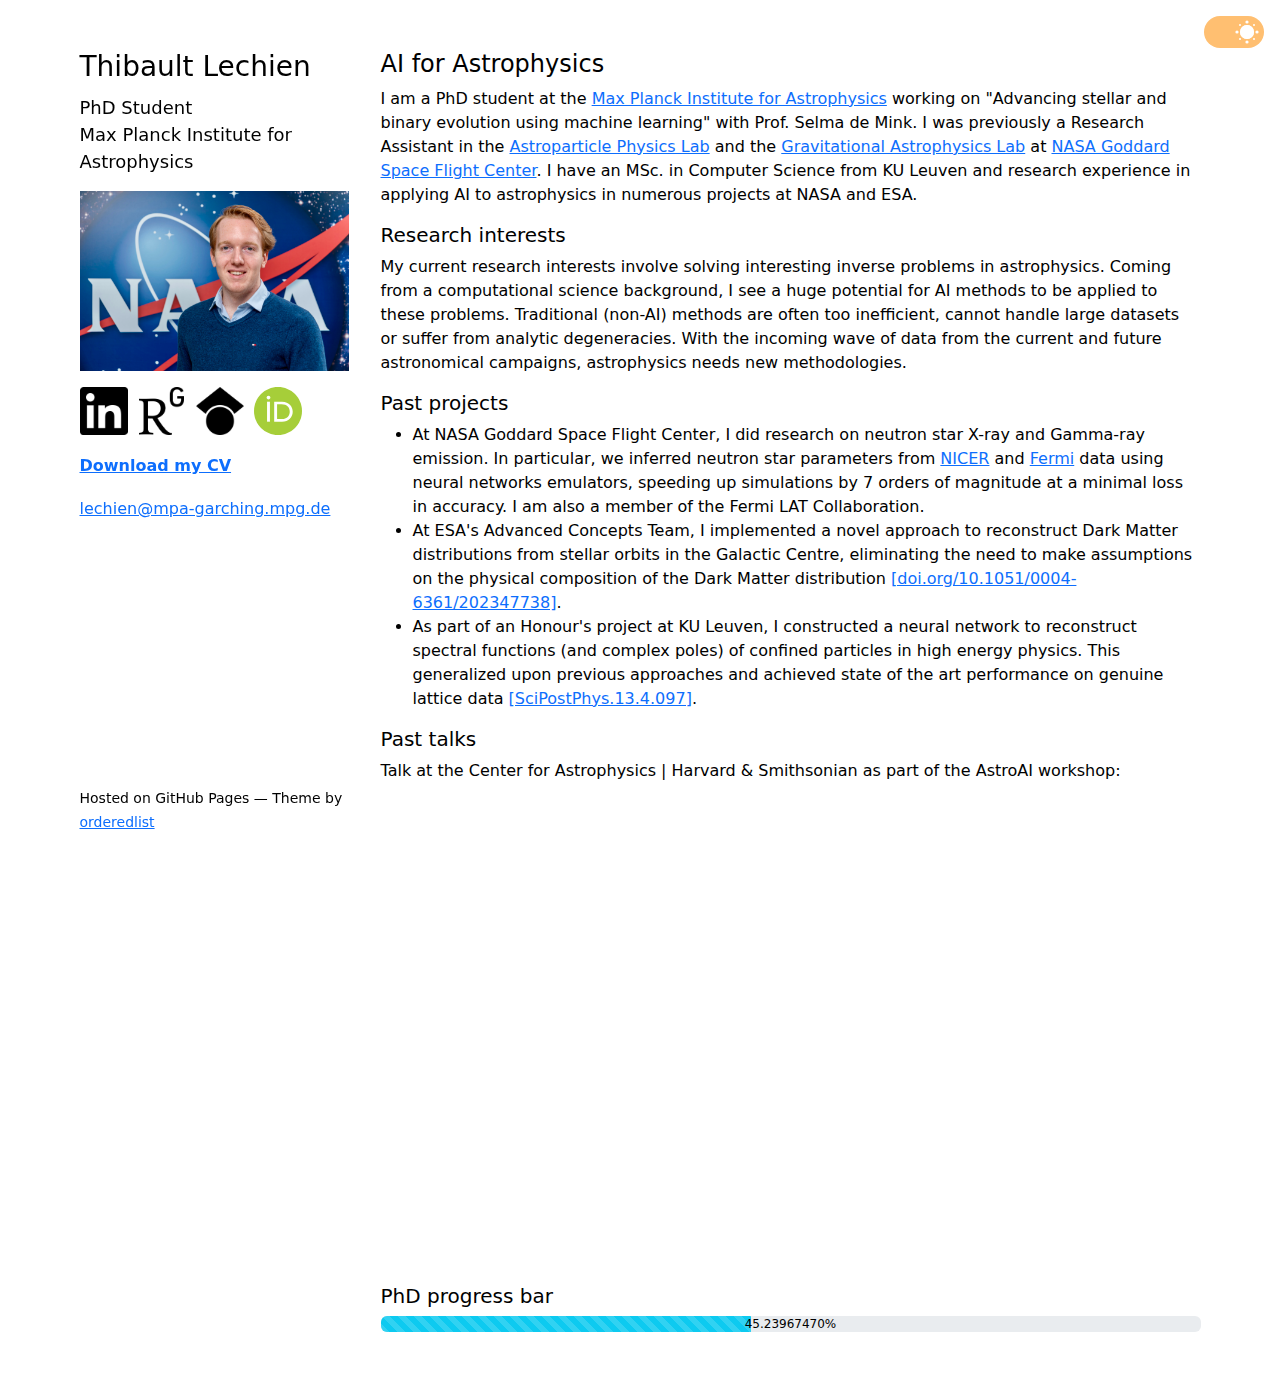
<file: index.html>
<!doctype html>
<html>

<head>
  <meta charset="utf-8">
  <meta http-equiv="X-UA-Compatible" content="chrome=1">
  <title>Thibault Lechien</title>
  <meta name="description" content="Personal website of Thibault Lechien. PhD Researcher at Max Planck Institute for Astrophysics | AI for Astrophysics.">

  <link rel="icon" href="/assets/galaxy.png">
  <link rel="icon" type="image/x-icon" href="/assets/galaxy.png">

  <link rel="stylesheet" href="stylesheets/styles.css">
  <link rel="stylesheet" href="stylesheets/pygment_trac.css">
  <meta name="viewport" content="width=device-width, initial-scale=1">

  <link href="https://cdn.jsdelivr.net/npm/bootstrap@5.3.3/dist/css/bootstrap.min.css" rel="stylesheet" integrity="sha384-QWTKZyjpPEjISv5WaRU9OFeRpok6YctnYmDr5pNlyT2bRjXh0JMhjY6hW+ALEwIH" crossorigin="anonymous">


  <style>
    /* Light theme (default) */
    :root {
      --background-color: #fff;
      --text-color: #000;
    }

    /* Dark theme */
    [data-theme="dark"] {
      --background-color: #1f1f1f;
      --text-color: #fff;
    }

    body {
      background-color: var(--background-color);
      color: var(--text-color);
    }

    header h1, header p, section h1, section h2, section p {
      color: var(--text-color);
    }

    /* Theme switch styles */
    .theme-switch-wrapper {
      position: fixed;
      top: 1rem;
      right: 1rem;
      z-index: 100;
    }

    :root {
      --toggleHeight: 2em;
      --toggleWidth: 3.75em;
      --toggleBtnRadius: 1.25em;
      --bgColor--night: #423966;
      --mooncolor: #D9FBFF;
      --bgColor--day: #9ee3fb;
    }

    .tdnn {
      margin: 0 auto;
      font-size: 100%;
      position: relative;
      height: var(--toggleHeight);
      width: var(--toggleWidth);
      border-radius: var(--toggleHeight);
      transition: all 500ms ease-in-out;
      background: var(--bgColor--night);
      cursor: pointer;
    }

    .day {
      background: #FFBF71;
    }

    .moon {
      position: absolute;
      display: block;
      border-radius: 50%;
      transition: all 400ms ease-in-out;
      top: 0.375em;
      left: 0.375em;
      transform: rotate(-75deg);
      width: var(--toggleBtnRadius);
      height: var(--toggleBtnRadius);
      background: var(--bgColor--night);
      box-shadow:
        0.375em 0.3125em 0 0em var(--mooncolor) inset,
        rgba(255, 255, 255, 0.1) 0em -0.875em 0 -0.5625em,
        rgba(255, 255, 255, 0.1) 0.375em 0.875em 0 -0.5625em,
        rgba(255, 255, 255, 0.1) 0.25em 1.625em 0 -0.5em,
        rgba(255, 255, 255, 0.1) 0.75em 0.25em 0 -0.5125em,
        rgba(255, 255, 255, 0.1) 1em 1em 0 -0.5625em,
        rgba(255, 255, 255, 0.1) 0.75em 1.625em 0 -0.5625em,
        rgba(255, 255, 255, 0.1) -0.5em 0.875em 0 -0.5625em,
        rgba(255, 255, 255, 0.1) -0.125em 1.25em 0 -0.5625em;
    }

    .sun {
      top: 0.5625em;
      left: 2.25em;
      transform: rotate(0deg);
      width: 0.875em;
      height: 0.875em;
      background: #fff;
      box-shadow: 0.375em 0.375em 0 0.625em #fff inset,
        0 -0.625em 0 -0.3375em #fff,
        0.4375em -0.4375em 0 -0.375em #fff,
        0.625em 0 0 -0.3375em #fff,
        0.4375em 0.4375em 0 -0.375em #fff,
        0 0.625em 0 -0.3375em #fff,
        -0.4375em 0.4375em 0 -0.375em #fff,
        -0.625em 0 0 -0.3375em #fff,
        -0.4375em -0.4375em 0 -0.375em #fff;
    }

    /* Add or update the button container styles */
    .button-container {
      display: flex;
      gap: 10px;
      align-items: center;
    }

    .linkedin-button {
      display: inline-flex;
      align-items: center;
      justify-content: center;
    }

    .linkedin-button img {
      width: 48px;
      height: 48px;
      object-fit: contain;
      filter: brightness(0);  /* Makes images black in light mode */
    }

    /* Exclude ORCID from color filtering */
    .linkedin-button img[alt="Orcid ID"] {
      filter: none !important;
    }

    /* Make other icons white in dark mode, but still exclude ORCID */
    [data-theme="dark"] .linkedin-button img:not([alt="Orcid ID"]) {
      filter: brightness(100);
    }

    /* Update font sizes */
    header h1 {
      font-size: 28px;  /* Increased from 24px */
      margin-bottom: 10px;
    }

    header p {
      font-size: 18px;  /* Increased from 16px */
    }

    section h1 {
      font-size: 24px;  /* Increased from 22px */
    }

    section h2 {
      font-size: 20px;  /* Increased from 18px */
    }

    section p, section li {
      font-size: 16px;  /* Increased from 14px */
    }

    /* Adjust link size in header */
    header a {
      font-size: 16px;  /* Increased from 14px */
    }

    /* Make all links lighter blue in dark mode */
    [data-theme="dark"] a {
      color: #63c0f5;  /* Lighter blue color for better visibility in dark mode */
    }

    /* Progress bar styles */
    .progress {
      position: relative;
    }

    .progress-text {
      position: absolute;
      width: 100%;
      text-align: center;
      left: 0;
      right: 0;
      color: #000;  /* Always dark text */
    }

    /* Remove or comment out this rule since we want the text to stay dark */
    /*[data-theme="dark"] .progress-text {
      color: #fff;
    }*/

  </style>



</head>

<body>
  <div class="theme-switch-wrapper">
    <div class="tdnn">
      <div class="moon">
      </div>
    </div>
  </div>

  <script src="https://cdn.jsdelivr.net/npm/bootstrap@5.3.3/dist/js/bootstrap.bundle.min.js" integrity="sha384-YvpcrYf0tY3lHB60NNkmXc5s9fDVZLESaAA55NDzOxhy9GkcIdslK1eN7N6jIeHz" crossorigin="anonymous"></script>

  <div class="wrapper">
    <header>
      <h1>Thibault Lechien</h1>
      <p>PhD Student <br> Max Planck Institute for Astrophysics</p>
      <img src="/assets/IMG_1624.jpg" alt="Thibault Lechien's Photo">
      <p></p>


      <!-- Container for buttons -->
      <div class="button-container">

        <a class="linkedin-button" href="https://www.linkedin.com/in/tlechien" target="_blank">
          <img src="/assets/linkedinwhite.png" alt="Linkedin">

        </a>


        <a class="linkedin-button" href="https://www.researchgate.net/profile/Thibault-Lechien-2" target="_blank">
          <img src="/assets/RGlogowhite.png" alt="ResearchGate">

        </a>

        <a class="linkedin-button" href="https://scholar.google.be/citations?user=ohWNXuEAAAAJ&hl=en&oi=ao"
          target="_blank">
          <img src="/assets/Gscholarblackwhite.png" alt="Google Scholar">
        </a>

        <a class="linkedin-button" href="https://orcid.org/0000-0001-6284-2842"
          target="_blank">
          <img src="/assets/orcid.logo.icon.svg" alt="Orcid ID">
        </a>

      </div>

      <p></p>



      <!-- CV button -->
      <p> <b><a href="/assets/CV.pdf" target="_blank">Download my CV</a></b></p>



      <p></p>
      <p><a href="mailto:lechien@mpa-garching.mpg.de">lechien@mpa-garching.mpg.de</a></p>

    </header>
    <section>
      <h1>AI for Astrophysics</h1>

      <p> I am a PhD student at the <a href="https://www.mpa-garching.mpg.de/" title="Max Planck Institute for Astrophysics">Max Planck Institute for Astrophysics</a> working on "Advancing stellar and binary evolution using machine learning" with Prof. Selma de Mink.
        I was previously a Research Assistant in the <a href="https://science.gsfc.nasa.gov/astrophysics/astroparticles/" title="Astroparticle Physics Lab">Astroparticle Physics Lab</a> and
        the <a href="https://science.gsfc.nasa.gov/astrophysics/gravity/" title="Gravitational Astrophysics Lab">Gravitational Astrophysics Lab</a>
        at <a href="https://www.nasa.gov/goddard/" title="NASA Goddard">NASA Goddard Space Flight Center</a>.
        I have an MSc. in Computer Science from KU Leuven and research experience in applying AI to astrophysics in numerous projects at NASA and ESA.</p>



      <h2>Research interests</h2>
      <p>My current research interests involve solving interesting inverse problems in astrophysics.
      Coming from a computational science background, I see a huge potential for AI methods to be applied to these problems.
      Traditional (non-AI) methods are often too inefficient, cannot handle large datasets or suffer from analytic degeneracies.
      With the incoming wave of data from the current and future astronomical campaigns, astrophysics needs new methodologies.  </p>

      <h2>Past projects</h2>
      <ul>
        <li>At NASA Goddard Space Flight Center, I did research on neutron star X-ray and Gamma-ray emission. In particular, we inferred neutron star parameters from <a href="https://science.nasa.gov/mission/nicer/" title="NICER">NICER</a>
          and <a href="https://fermi.gsfc.nasa.gov/" title="Fermi">Fermi</a> data using neural networks emulators, speeding up simulations by 7 orders of magnitude at a minimal loss in accuracy. I am also a member of the Fermi LAT Collaboration. </li>
        <li>At ESA's Advanced Concepts Team, I implemented a novel approach to reconstruct Dark Matter distributions from stellar orbits in the Galactic Centre,
          eliminating the need to make assumptions on the physical composition of the Dark Matter distribution
          <a href="https://doi.org/10.1051/0004-6361/202347738" title="https://arxiv.org/pdf/2308.09170.pdf">[doi.org/10.1051/0004-6361/202347738]</a>. </li>
        <li>As part of an Honour's project at KU Leuven, I constructed a neural network to reconstruct spectral functions (and complex poles) of confined particles in high energy physics. This generalized upon previous approaches and achieved state of the art performance on genuine lattice data <a href="https://scipost.org/SciPostPhys.13.4.097/pdf" title="https://scipost.org/SciPostPhys.13.4.097/pdf">[SciPostPhys.13.4.097]</a>. </li>
      </ul>

      <h2>Past talks</h2>
      <p>Talk at the Center for Astrophysics | Harvard & Smithsonian as part of the AstroAI workshop:</p>
      <div class="ratio ratio-16x9 mb-4">
        <iframe
          src="https://www.youtube.com/embed/v-tlV2J0nCU?start=50"
          title="YouTube video"
          allowfullscreen>
        </iframe>
      </div>

      <h2>PhD progress bar</h2>
      <div class="progress" role="progressbar" aria-label="Info striped example" aria-valuenow="3" aria-valuemin="0" aria-valuemax="100">
        <div class="progress-bar progress-bar-striped bg-info" id="progressBar" style="width: 3%">
          <div class="progress-text" id="progressText">2%</div>
        </div>
      </div>

      <script>
        // PhD start date and duration in milliseconds (4 years)
        const phdStartDate = new Date('2024-10-01');
        const phdEndDate = new Date('2028-10-01');

        // Cache DOM elements
        const progressBar = document.querySelector('.progress-bar');
        const progressText = document.getElementById('progressText');

        // Function to update progress
        function updateProgress() {
            const now = new Date();
            const totalDuration = phdEndDate - phdStartDate;
            const elapsed = now - phdStartDate;

            // Calculate progress percentage
            let progressPercentage = (elapsed / totalDuration) * 100;
            progressPercentage = Math.max(0, Math.min(100, progressPercentage));

            // Only update DOM if value has changed significantly (>0.000001)
            const formattedProgress = progressPercentage.toFixed(8);
            if (progressText.textContent !== `${formattedProgress}%`) {
                progressBar.style.width = `${progressPercentage}%`;
                progressBar.setAttribute('aria-valuenow', progressPercentage);
                progressText.textContent = `${formattedProgress}%`;
            }
        }

        // Use requestAnimationFrame for smoother updates
        function animate() {
            updateProgress();
            requestAnimationFrame(animate);
        }

        // Start the animation
        animate();
    </script>



    </section>
    <footer>
      <p><small>Hosted on GitHub Pages &mdash; Theme by <a href="https://github.com/orderedlist">orderedlist</a></small>
      </p>
    </footer>
  </div>
  <script src="javascripts/scale.fix.js"></script>
  <script>
    document.addEventListener('DOMContentLoaded', function() {
      const toggle = document.querySelector('.tdnn');
      const moon = document.querySelector('.moon');

      // Function to switch theme
      function switchTheme() {
          const isDark = document.documentElement.getAttribute('data-theme') === 'dark';
          if (!isDark) {
              document.documentElement.setAttribute('data-theme', 'dark');
              localStorage.setItem('theme', 'dark');
              moon.classList.remove('sun');
              toggle.classList.remove('day');
          } else {
              document.documentElement.setAttribute('data-theme', 'light');
              localStorage.setItem('theme', 'light');
              moon.classList.add('sun');
              toggle.classList.add('day');
          }
      }

      // Event listener
      toggle.addEventListener('click', switchTheme);

      // Check for saved theme preference
      const currentTheme = localStorage.getItem('theme') ||
          (window.matchMedia('(prefers-color-scheme: dark)').matches ? 'dark' : 'light');

      if (currentTheme) {
          document.documentElement.setAttribute('data-theme', currentTheme);
          if (currentTheme === 'dark') {
              moon.classList.remove('sun');
              toggle.classList.remove('day');
          } else {
              moon.classList.add('sun');
              toggle.classList.add('day');
          }
      }
    });
  </script>
</body>

</html>
</file>
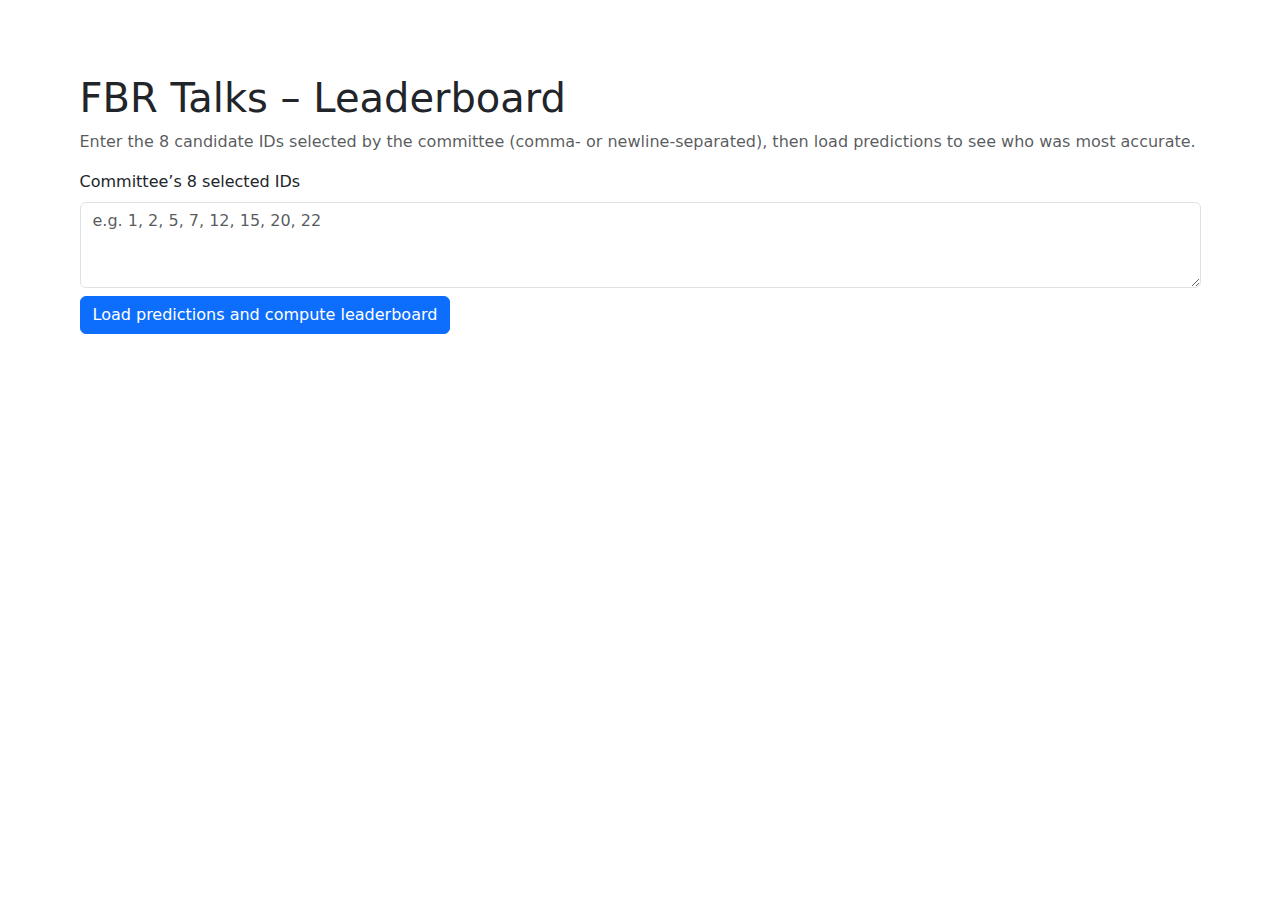
<file: prediction/results.html>
<!DOCTYPE html>
<html lang="en">
<head>
  <meta charset="utf-8">
  <meta name="viewport" content="width=device-width, initial-scale=1">
  <title>FBR Talks – Results</title>
  <link rel="stylesheet" href="../stylesheets/styles.css">
  <link href="https://cdn.jsdelivr.net/npm/bootstrap@5.3.3/dist/css/bootstrap.min.css" rel="stylesheet" integrity="sha384-QWTKZyjpPEjISv5WaRU9OFeRpok6YctnYmDr5pNlyT2bRjXh0JMhjY6hW+ALEwIH" crossorigin="anonymous">
</head>
<body>
  <div class="wrapper py-4">
    <h1>FBR Talks – Leaderboard</h1>
    <p class="text-muted">Enter the 8 candidate IDs selected by the committee (comma- or newline-separated), then load predictions to see who was most accurate.</p>

    <div class="mb-4">
      <label for="committeeIds" class="form-label">Committee’s 8 selected IDs</label>
      <textarea id="committeeIds" class="form-control" rows="3" placeholder="e.g. 1, 2, 5, 7, 12, 15, 20, 22"></textarea>
      <button type="button" id="loadBtn" class="btn btn-primary mt-2">Load predictions and compute leaderboard</button>
    </div>

    <p id="error" class="text-danger"></p>
    <div id="leaderboard"></div>
  </div>

  <script src="config.js"></script>
  <script>
    const url = window.SUPABASE_URL;
    const key = window.SUPABASE_ANON_KEY;
    const committeeIdsEl = document.getElementById('committeeIds');
    const loadBtn = document.getElementById('loadBtn');
    const errorEl = document.getElementById('error');
    const leaderboardEl = document.getElementById('leaderboard');

    function parseIds(text) {
      return text.split(/[\s,\n]+/).map(s => s.trim()).filter(Boolean);
    }

    loadBtn.addEventListener('click', async () => {
      const raw = committeeIdsEl.value.trim();
      const committeeSet = new Set(parseIds(raw));
      if (committeeSet.size !== 8) {
        errorEl.textContent = 'Please enter exactly 8 unique IDs.';
        leaderboardEl.innerHTML = '';
        return;
      }
      if (!url || !key || url.includes('YOUR_PROJECT')) {
        errorEl.textContent = 'Supabase not configured. Edit prediction/config.js.';
        leaderboardEl.innerHTML = '';
        return;
      }
      errorEl.textContent = '';
      loadBtn.disabled = true;
      try {
        const res = await fetch(url + '/rest/v1/predictions?select=submitter_name,selected_ids,created_at&order=created_at.desc', {
          headers: { 'apikey': key, 'Authorization': 'Bearer ' + key }
        });
        if (!res.ok) throw new Error(await res.text() || res.statusText);
        const predictions = await res.json();
        if (!predictions.length) {
          leaderboardEl.innerHTML = '<p class="text-muted">No predictions in the database yet.</p>';
          loadBtn.disabled = false;
          return;
        }
        const scores = predictions.map(p => {
          const hits = (p.selected_ids || []).filter(id => committeeSet.has(String(id))).length;
          return { name: p.submitter_name, hits, total: 8 };
        });
        scores.sort((a, b) => b.hits - a.hits);
        leaderboardEl.innerHTML = `
          <h2 class="h4 mt-4">Leaderboard</h2>
          <table class="table table-striped">
            <thead><tr><th>Rank</th><th>Name</th><th>Correct</th></tr></thead>
            <tbody>
              ${scores.map((s, i) => `<tr><td>${i + 1}</td><td>${escapeHtml(s.name)}</td><td>${s.hits} / 8</td></tr>`).join('')}
            </tbody>
          </table>`;
      } catch (e) {
        errorEl.textContent = 'Error: ' + (e.message || String(e));
        leaderboardEl.innerHTML = '';
      }
      loadBtn.disabled = false;
    });

    function escapeHtml(s) {
      const div = document.createElement('div');
      div.textContent = s;
      return div.innerHTML;
    }
  </script>
</body>
</html>
</file>
<file: stylesheets/styles.css>
body {
  background-color: #fff;
  padding:50px;
  font: 14px/1.5 -apple-system, BlinkMacSystemFont, "Segoe UI", Roboto, Oxygen, Ubuntu, Cantarell, "Fira Sans", "Droid Sans", "Helvetica Neue", Arial, sans-serif, "Apple Color Emoji", "Segoe UI Emoji", "Segoe UI Symbol";
  color:#595959;
  font-weight:400;
}

h1, h2, h3, h4, h5, h6 {
  color:#222;
  margin:0 0 20px;
}

p, ul, ol, table, pre, dl {
  margin:0 0 20px;
}

h1, h2, h3 {
  line-height:1.1;
}

h1 {
  font-size:28px;
  font-weight: 500;
}

h2 {
  color:#393939;
  font-weight: 500;
}

h3, h4, h5, h6 {
  color:#494949;
  font-weight: 500;
}

a {
  color:#39c;
  text-decoration:none;
}

a:hover {
  color:#069;
}

a small {
  font-size:11px;
  color:#777;
  margin-top:-0.3em;
  display:block;
}

a:hover small {
  color:#777;
}

.wrapper {
  width:1140px;
  max-width:95%;
  margin:0 auto;
}

blockquote {
  border-left:1px solid #e5e5e5;
  margin:0;
  padding:0 0 0 20px;
  font-style:italic;
}

code, pre {
  font-family:Monaco, Bitstream Vera Sans Mono, Lucida Console, Terminal, Consolas, Liberation Mono, DejaVu Sans Mono, Courier New, monospace;
  color:#333;
}

pre {
  padding:8px 15px;
  background: #f8f8f8;
  border-radius:5px;
  border:1px solid #e5e5e5;
  overflow-x: auto;
}

table {
  width:100%;
  border-collapse:collapse;
}

th, td {
  text-align:left;
  padding:5px 10px;
  border-bottom:1px solid #e5e5e5;
}

dt {
  color:#444;
  font-weight:500;
}

th {
  color:#444;
}

img {
  max-width:100%;
}

header {
  width:270px;
  float:left;
  position:fixed;
  -webkit-font-smoothing:subpixel-antialiased;
}

header ul {
  list-style:none;
  height:40px;
  padding:0;
  background: #f4f4f4;
  border-radius:5px;
  border:1px solid #e0e0e0;
  width:270px;
}

header li {
  width:89px;
  float:left;
  border-right:1px solid #e0e0e0;
  height:40px;
}

header li:first-child a {
  border-radius:5px 0 0 5px;
}

header li:last-child a {
  border-radius:0 5px 5px 0;
}

header ul a {
  line-height:1;
  font-size:11px;
  color:#999;
  display:block;
  text-align:center;
  padding-top:6px;
  height:34px;
}

header ul a:hover {
  color:#999;
}

header ul a:active {
  background-color:#f0f0f0;
}

strong {
  color:#222;
  font-weight:500;
}

header ul li + li + li {
  border-right:none;
  width:89px;
}

header ul a strong {
  font-size:14px;
  display:block;
  color:#222;
}

section {
  width:820px;
  float:right;
  padding-bottom:50px;
}

small {
  font-size:11px;
}

hr {
  border:0;
  background:#e5e5e5;
  height:1px;
  margin:0 0 20px;
}

footer {
  width:270px;
  float:left;
  position:fixed;
  bottom:50px;
  -webkit-font-smoothing:subpixel-antialiased;
}

@media print, screen and (max-width: 960px) {

  div.wrapper {
    width:auto;
    margin:0;
  }

  header, section, footer {
    float:none;
    position:static;
    width:auto;
  }

  header {
    padding-right:320px;
  }

  section {
    border:1px solid #e5e5e5;
    border-width:1px 0;
    padding:20px 0;
    margin:0 0 20px;
  }

  header a small {
    display:inline;
  }

  header ul {
    position:absolute;
    right:50px;
    top:52px;
  }
}

@media print, screen and (max-width: 720px) {
  body {
    word-wrap:break-word;
  }

  header {
    padding:0;
  }

  header ul, header p.view {
    position:static;
  }

  pre, code {
    word-wrap:normal;
  }
}

@media print, screen and (max-width: 480px) {
  body {
    padding:15px;
  }

  header ul {
    width:99%;
  }

  header li, header ul li + li + li {
    width:33%;
  }
}

@media print {
  body {
    padding:0.4in;
    font-size:12pt;
    color:#444;
  }
}
</file>
<file: stylesheets/pygment_trac.css>
.highlight  { background: #ffffff; }
.highlight .c { color: #999988; font-style: italic } /* Comment */
.highlight .err { color: #a61717; background-color: #e3d2d2 } /* Error */
.highlight .k { font-weight: bold } /* Keyword */
.highlight .o { font-weight: bold } /* Operator */
.highlight .cm { color: #999988; font-style: italic } /* Comment.Multiline */
.highlight .cp { color: #999999; font-weight: bold } /* Comment.Preproc */
.highlight .c1 { color: #999988; font-style: italic } /* Comment.Single */
.highlight .cs { color: #999999; font-weight: bold; font-style: italic } /* Comment.Special */
.highlight .gd { color: #000000; background-color: #ffdddd } /* Generic.Deleted */
.highlight .gd .x { color: #000000; background-color: #ffaaaa } /* Generic.Deleted.Specific */
.highlight .ge { font-style: italic } /* Generic.Emph */
.highlight .gr { color: #aa0000 } /* Generic.Error */
.highlight .gh { color: #999999 } /* Generic.Heading */
.highlight .gi { color: #000000; background-color: #ddffdd } /* Generic.Inserted */
.highlight .gi .x { color: #000000; background-color: #aaffaa } /* Generic.Inserted.Specific */
.highlight .go { color: #888888 } /* Generic.Output */
.highlight .gp { color: #555555 } /* Generic.Prompt */
.highlight .gs { font-weight: bold } /* Generic.Strong */
.highlight .gu { color: #800080; font-weight: bold; } /* Generic.Subheading */
.highlight .gt { color: #aa0000 } /* Generic.Traceback */
.highlight .kc { font-weight: bold } /* Keyword.Constant */
.highlight .kd { font-weight: bold } /* Keyword.Declaration */
.highlight .kn { font-weight: bold } /* Keyword.Namespace */
.highlight .kp { font-weight: bold } /* Keyword.Pseudo */
.highlight .kr { font-weight: bold } /* Keyword.Reserved */
.highlight .kt { color: #445588; font-weight: bold } /* Keyword.Type */
.highlight .m { color: #009999 } /* Literal.Number */
.highlight .s { color: #d14 } /* Literal.String */
.highlight .na { color: #008080 } /* Name.Attribute */
.highlight .nb { color: #0086B3 } /* Name.Builtin */
.highlight .nc { color: #445588; font-weight: bold } /* Name.Class */
.highlight .no { color: #008080 } /* Name.Constant */
.highlight .ni { color: #800080 } /* Name.Entity */
.highlight .ne { color: #990000; font-weight: bold } /* Name.Exception */
.highlight .nf { color: #990000; font-weight: bold } /* Name.Function */
.highlight .nn { color: #555555 } /* Name.Namespace */
.highlight .nt { color: #000080 } /* Name.Tag */
.highlight .nv { color: #008080 } /* Name.Variable */
.highlight .ow { font-weight: bold } /* Operator.Word */
.highlight .w { color: #bbbbbb } /* Text.Whitespace */
.highlight .mf { color: #009999 } /* Literal.Number.Float */
.highlight .mh { color: #009999 } /* Literal.Number.Hex */
.highlight .mi { color: #009999 } /* Literal.Number.Integer */
.highlight .mo { color: #009999 } /* Literal.Number.Oct */
.highlight .sb { color: #d14 } /* Literal.String.Backtick */
.highlight .sc { color: #d14 } /* Literal.String.Char */
.highlight .sd { color: #d14 } /* Literal.String.Doc */
.highlight .s2 { color: #d14 } /* Literal.String.Double */
.highlight .se { color: #d14 } /* Literal.String.Escape */
.highlight .sh { color: #d14 } /* Literal.String.Heredoc */
.highlight .si { color: #d14 } /* Literal.String.Interpol */
.highlight .sx { color: #d14 } /* Literal.String.Other */
.highlight .sr { color: #009926 } /* Literal.String.Regex */
.highlight .s1 { color: #d14 } /* Literal.String.Single */
.highlight .ss { color: #990073 } /* Literal.String.Symbol */
.highlight .bp { color: #999999 } /* Name.Builtin.Pseudo */
.highlight .vc { color: #008080 } /* Name.Variable.Class */
.highlight .vg { color: #008080 } /* Name.Variable.Global */
.highlight .vi { color: #008080 } /* Name.Variable.Instance */
.highlight .il { color: #009999 } /* Literal.Number.Integer.Long */

.type-csharp .highlight .k { color: #0000FF }
.type-csharp .highlight .kt { color: #0000FF }
.type-csharp .highlight .nf { color: #000000; font-weight: normal }
.type-csharp .highlight .nc { color: #2B91AF }
.type-csharp .highlight .nn { color: #000000 }
.type-csharp .highlight .s { color: #A31515 }
.type-csharp .highlight .sc { color: #A31515 }
</file>
